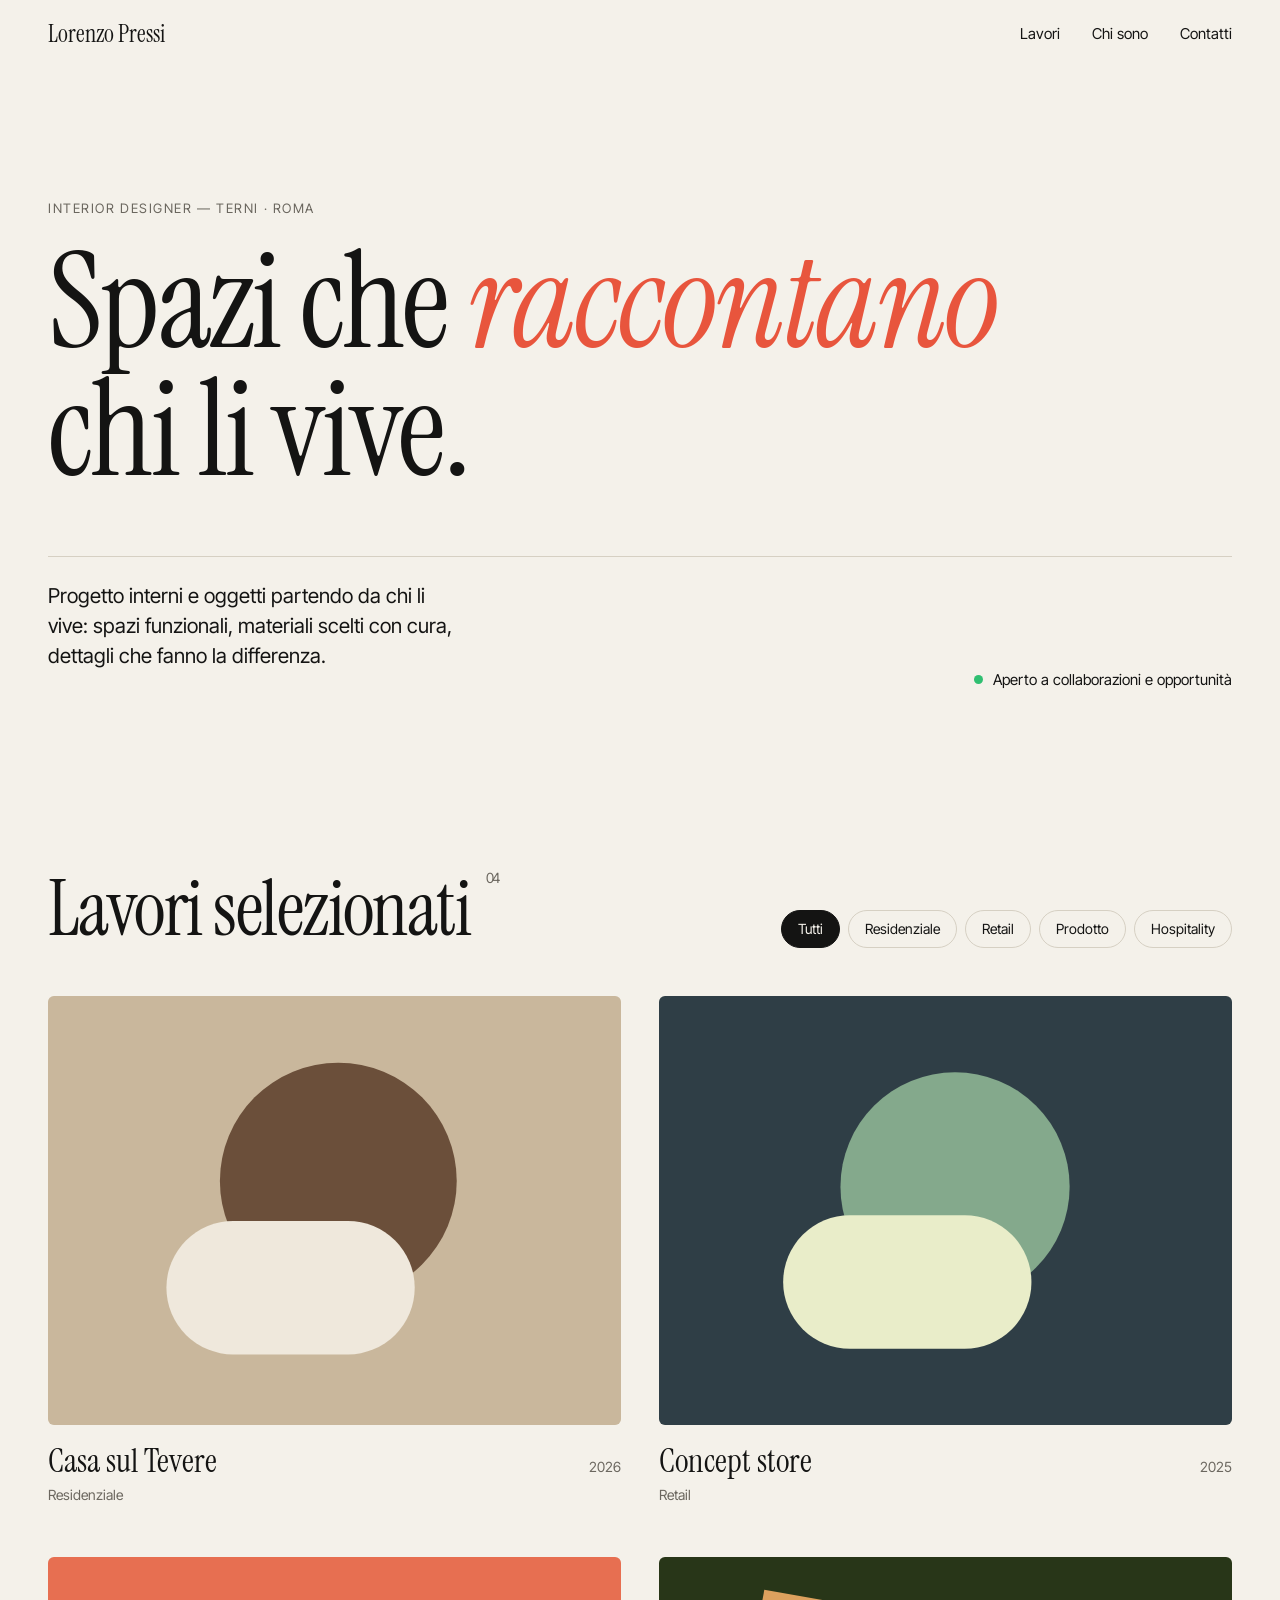
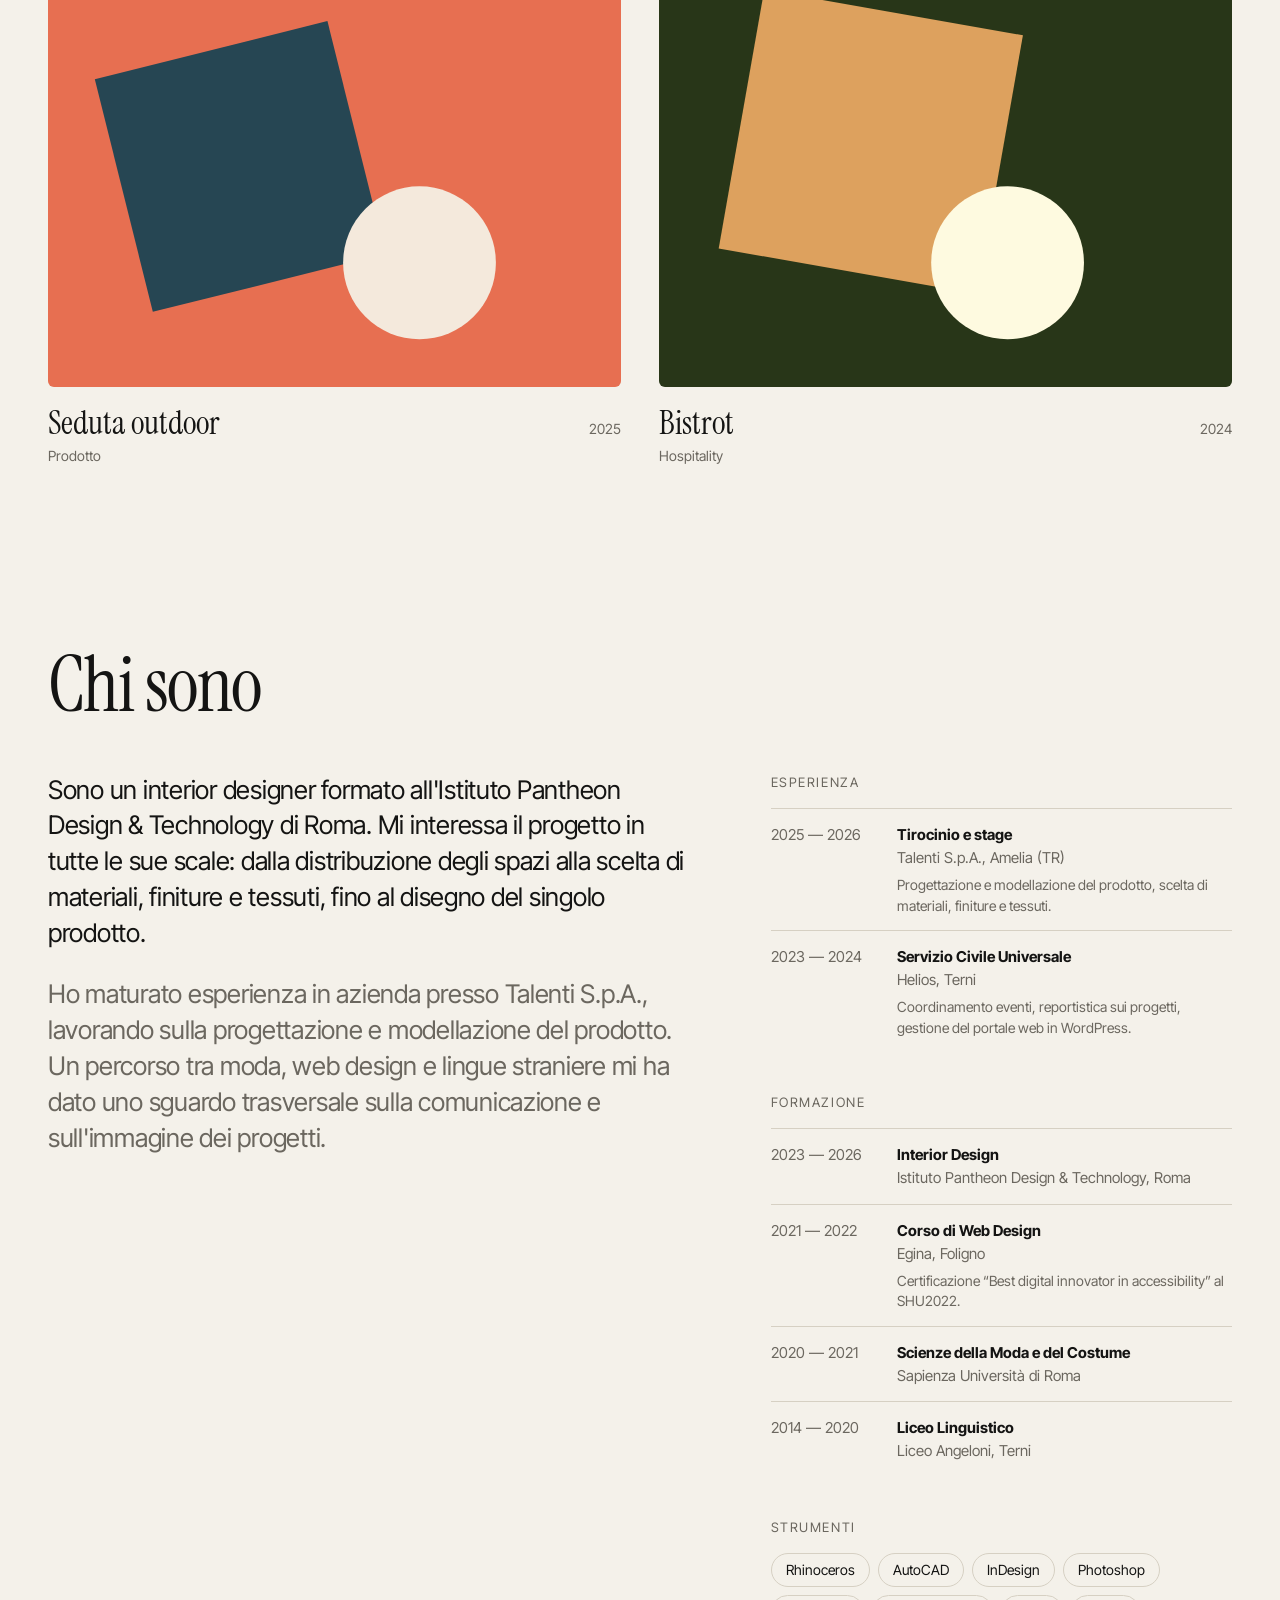
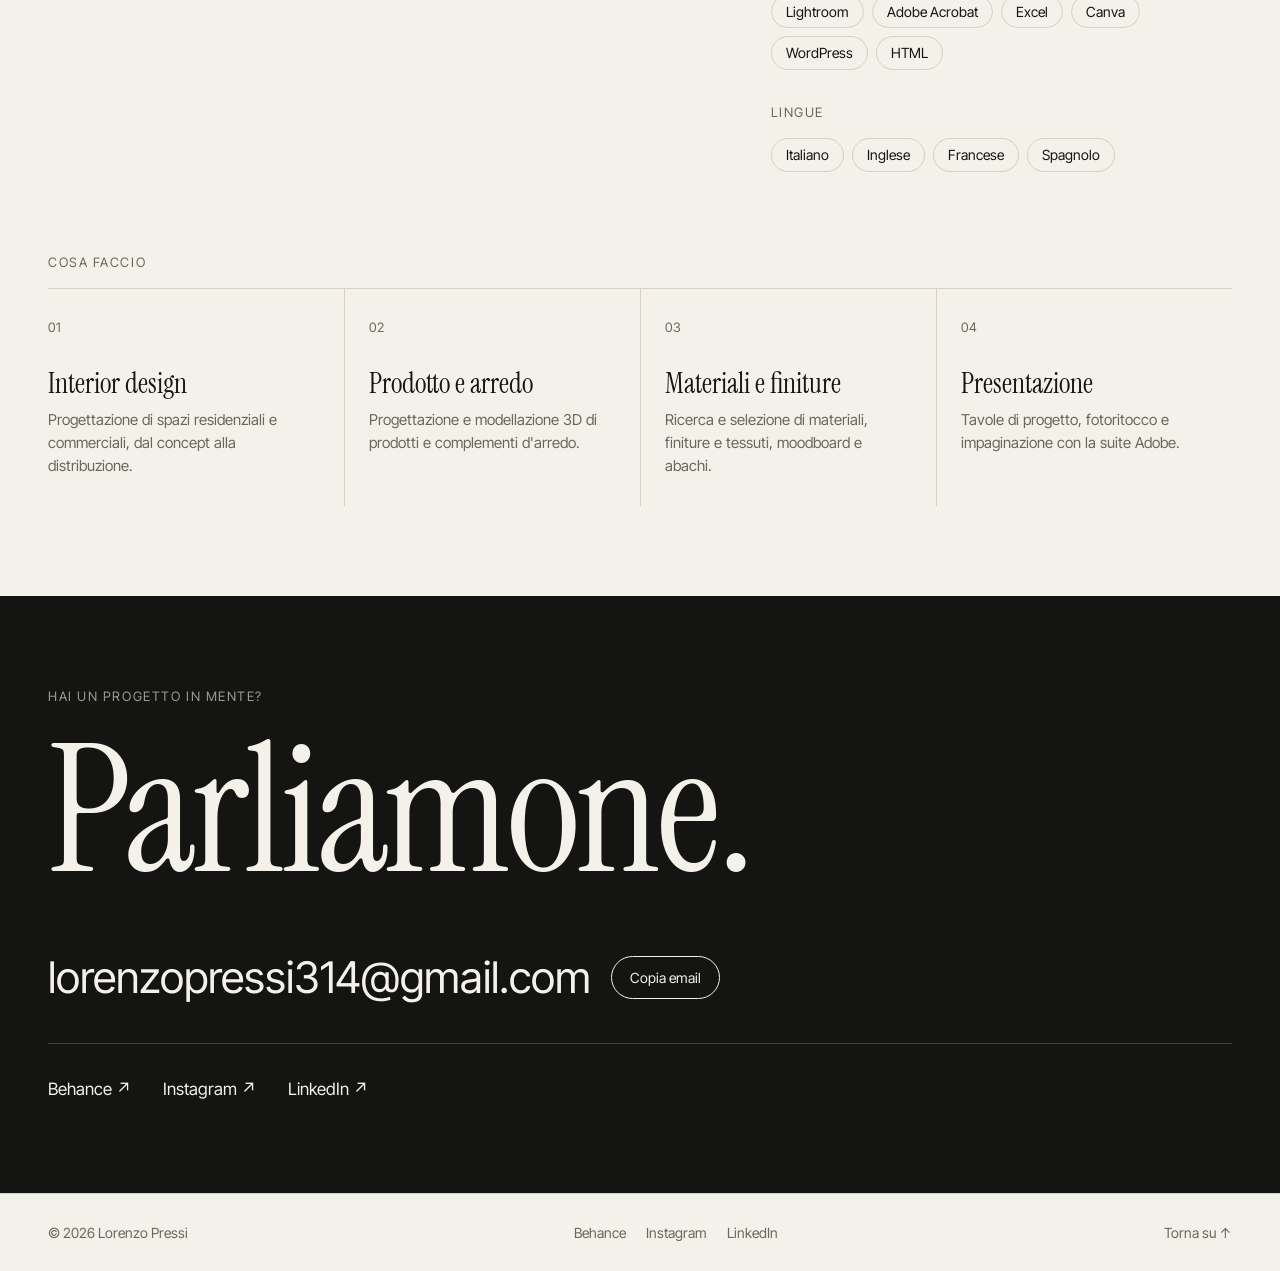
<file: index.html>
<!doctype html>
<html lang="it">
<head>
  <meta charset="utf-8">
  <meta name="viewport" content="width=device-width, initial-scale=1">
  <title>Lorenzo Pressi — Interior designer</title>
  <meta name="description" content="Portfolio di Lorenzo Pressi, interior designer: progettazione d'interni, prodotto e arredo, materiali e finiture.">
  <meta property="og:title" content="Lorenzo Pressi — Interior designer">
  <meta property="og:description" content="Interior design, prodotto e arredo, materiali e finiture.">
  <link rel="icon" href="assets/favicon.svg" type="image/svg+xml">
  <link rel="preconnect" href="https://fonts.googleapis.com">
  <link rel="preconnect" href="https://fonts.gstatic.com" crossorigin>
  <link href="https://fonts.googleapis.com/css2?family=Instrument+Serif:ital@0;1&family=Inter+Tight:wght@400;500;600&display=swap" rel="stylesheet">
  <link rel="stylesheet" href="css/style.css">
</head>
<body id="top" data-page="home">
  <a class="skip" href="#lavori">Vai ai lavori</a>

  <header class="site-header">
    <div class="container header-inner">
      <a href="#top" class="logo" data-site-name>Lorenzo Pressi</a>
      <button class="nav-toggle" aria-expanded="false" aria-controls="nav" aria-label="Apri il menu"><span></span><span></span></button>
      <nav class="nav" id="nav">
        <a href="#lavori">Lavori</a>
        <a href="#about">Chi sono</a>
        <a href="#contatti">Contatti</a>
      </nav>
    </div>
  </header>

  <main>
    <section class="hero container">
      <p class="eyebrow" id="hero-role"></p>
      <h1 class="display hero-title">
        Spazi che <em>raccontano</em><br>chi li vive.
      </h1>
      <div class="hero-foot">
        <p class="lead" id="hero-intro"></p>
        <p class="availability" id="availability"><span class="dot"></span><span id="availability-text"></span></p>
      </div>
    </section>

    <section class="section container" id="lavori">
      <div class="section-head">
        <h2 class="section-title">Lavori selezionati <sup id="work-count"></sup></h2>
        <div class="filters" id="filters" role="group" aria-label="Filtra per categoria"></div>
      </div>
      <div class="work-grid" id="work-grid"></div>
    </section>

    <section class="section container about" id="about">
      <h2 class="section-title">Chi sono</h2>
      <div class="about-grid">
        <div class="about-text reveal" id="about-text"></div>
        <div class="about-side">
          <h3 class="label">Esperienza</h3>
          <ul class="experience" id="experience"></ul>
          <h3 class="label">Formazione</h3>
          <ul class="experience" id="education"></ul>
          <h3 class="label">Strumenti</h3>
          <ul class="tools" id="tools"></ul>
          <h3 class="label languages-label">Lingue</h3>
          <ul class="tools" id="languages"></ul>
        </div>
      </div>
      <h3 class="label services-label">Cosa faccio</h3>
      <ul class="services" id="services"></ul>
    </section>

    <section class="section contact" id="contatti">
      <div class="container">
        <p class="eyebrow">Hai un progetto in mente?</p>
        <h2 class="display contact-title">Parliamone.</h2>
        <div class="contact-row">
          <a class="contact-email" id="contact-email" href="#"></a>
          <button type="button" class="btn" id="copy-email">Copia email</button>
        </div>
        <ul class="contact-socials" id="contact-socials"></ul>
      </div>
    </section>
  </main>

  <footer class="site-footer" id="footer"></footer>

  <script src="js/data.js"></script>
  <script src="js/main.js"></script>
</body>
</html>
</file>
<file: css/style.css>
/* ===== Variabili ===== */
:root {
  --bg: #f4f1ea;
  --surface: #ebe6db;
  --text: #141413;
  --muted: #6b675f;
  --line: #d6d0c3;
  --accent: #e8553d;
  --invert-bg: #141413;
  --invert-text: #f4f1ea;

  --serif: "Instrument Serif", Georgia, serif;
  --sans: "Inter Tight", system-ui, -apple-system, sans-serif;
  --gutter: clamp(16px, 4vw, 48px);
  --max: 1320px;
  --ease: cubic-bezier(0.2, 0.7, 0.2, 1);
}

@media (prefers-color-scheme: dark) {
  :root {
    --bg: #121211;
    --surface: #1c1c1a;
    --text: #f1ede4;
    --muted: #9c978c;
    --line: #2e2d2a;
    --invert-bg: #f1ede4;
    --invert-text: #121211;
  }
}

/* ===== Base ===== */
*, *::before, *::after { box-sizing: border-box; }
html { scroll-behavior: smooth; scroll-padding-top: 80px; }
body {
  margin: 0;
  background: var(--bg);
  color: var(--text);
  font-family: var(--sans);
  font-size: 17px;
  line-height: 1.55;
  -webkit-font-smoothing: antialiased;
  overflow-x: hidden;
}
img { display: block; max-width: 100%; }
a { color: inherit; }
h1, h2, h3 { margin: 0; font-weight: 400; }
p { margin: 0 0 1em; }
ul { list-style: none; margin: 0; padding: 0; }
::selection { background: var(--accent); color: #fff; }
:focus-visible { outline: 2px solid var(--accent); outline-offset: 3px; border-radius: 4px; }

.container { width: 100%; max-width: var(--max); margin: 0 auto; padding: 0 var(--gutter); }
.skip { position: absolute; left: -999px; top: 8px; background: var(--text); color: var(--bg); padding: 8px 12px; z-index: 100; }
.skip:focus { left: 8px; }

.display {
  font-family: var(--serif);
  font-weight: 400;
  line-height: 0.95;
  letter-spacing: -0.02em;
}
.display em, .section-title em { font-style: italic; color: var(--accent); }
.eyebrow { font-size: 13px; text-transform: uppercase; letter-spacing: 0.12em; color: var(--muted); margin-bottom: 20px; }
.lead { font-size: clamp(18px, 1.6vw, 22px); line-height: 1.45; max-width: 34ch; }
.label { font-size: 13px; text-transform: uppercase; letter-spacing: 0.12em; color: var(--muted); margin-bottom: 16px; }
.link { text-decoration: none; border-bottom: 1px solid currentColor; padding-bottom: 2px; }
.link:hover { color: var(--accent); }

/* ===== Header ===== */
.site-header {
  position: fixed; inset: 0 0 auto 0; z-index: 50;
  transition: background 0.3s, border-color 0.3s;
  border-bottom: 1px solid transparent;
}
.site-header.scrolled {
  background: color-mix(in srgb, var(--bg) 85%, transparent);
  backdrop-filter: blur(12px);
  -webkit-backdrop-filter: blur(12px);
  border-color: var(--line);
}
.header-inner { display: flex; align-items: center; justify-content: space-between; height: 68px; }
.logo { font-family: var(--serif); font-size: 24px; text-decoration: none; }
.nav { display: flex; gap: 32px; }
.nav a { text-decoration: none; font-size: 15px; position: relative; }
.nav a::after {
  content: ""; position: absolute; left: 0; bottom: -4px; height: 1px; width: 100%;
  background: currentColor; transform: scaleX(0); transform-origin: right; transition: transform 0.35s var(--ease);
}
.nav a:hover::after { transform: scaleX(1); transform-origin: left; }
.nav-toggle { display: none; }

/* ===== Hero ===== */
.hero { padding-top: clamp(140px, 22vh, 220px); padding-bottom: clamp(60px, 10vh, 120px); }
.hero-title { font-size: clamp(52px, 10.5vw, 168px); margin-bottom: clamp(40px, 7vh, 80px); }
.hero-title, .hero .eyebrow, .hero-foot { animation: rise 1s var(--ease) both; }
.hero .eyebrow { animation-delay: 0.05s; }
.hero-title { animation-delay: 0.15s; }
.hero-foot { animation-delay: 0.35s; display: flex; justify-content: space-between; align-items: flex-end; gap: 32px; flex-wrap: wrap; border-top: 1px solid var(--line); padding-top: 24px; }
.availability { display: flex; align-items: center; gap: 10px; font-size: 15px; margin: 0; }
.dot { width: 9px; height: 9px; border-radius: 50%; background: #2fbf71; box-shadow: 0 0 0 0 #2fbf7180; animation: pulse 2s infinite; }

@keyframes rise { from { opacity: 0; transform: translateY(24px); } to { opacity: 1; transform: none; } }
@keyframes pulse { 70% { box-shadow: 0 0 0 10px #2fbf7100; } 100% { box-shadow: 0 0 0 0 #2fbf7100; } }

/* ===== Sezioni ===== */
.section { padding-top: clamp(64px, 10vh, 120px); padding-bottom: clamp(64px, 10vh, 120px); }
.section-head { display: flex; justify-content: space-between; align-items: flex-end; gap: 24px; flex-wrap: wrap; margin-bottom: 48px; }
.section-title { font-family: var(--serif); font-size: clamp(40px, 6vw, 80px); line-height: 1; letter-spacing: -0.02em; }
.section-title sup { font-family: var(--sans); font-size: 14px; color: var(--muted); vertical-align: top; margin-left: 4px; }

/* Filtri */
.filters { display: flex; flex-wrap: wrap; gap: 8px; }
.chip {
  font: inherit; font-size: 14px; color: var(--text); background: transparent;
  border: 1px solid var(--line); border-radius: 999px; padding: 7px 16px; cursor: pointer;
  transition: background 0.2s, color 0.2s, border-color 0.2s;
}
.chip:hover { border-color: var(--text); }
.chip.active { background: var(--text); color: var(--bg); border-color: var(--text); }

/* Griglia lavori */
.work-grid { display: grid; grid-template-columns: repeat(2, minmax(0, 1fr)); gap: clamp(32px, 4vw, 56px) clamp(20px, 3vw, 40px); }
.card { text-decoration: none; display: block; }
.card[hidden] { display: none; }
.card-media { overflow: hidden; border-radius: 6px; aspect-ratio: 4 / 3; background: var(--surface); }
.card-media img { width: 100%; height: 100%; object-fit: cover; transition: transform 0.9s var(--ease); }
.card:hover .card-media img { transform: scale(1.04); }
.card-meta { display: flex; justify-content: space-between; align-items: baseline; margin-top: 18px; }
.card-meta h3 { font-family: var(--serif); font-size: clamp(26px, 2.6vw, 36px); line-height: 1.1; }
.card-meta h3::after { content: " →"; opacity: 0; display: inline-block; transform: translateX(-8px); transition: 0.35s var(--ease); }
.card:hover .card-meta h3::after { opacity: 1; transform: none; }
.card-meta span, .card-tags { color: var(--muted); font-size: 14px; }
.card-tags { margin: 4px 0 0; }

/* About */
.about .section-title { margin-bottom: 48px; }
.about-grid { display: grid; grid-template-columns: 1.4fr 1fr; gap: clamp(32px, 6vw, 96px); }
.about-text p { font-size: clamp(20px, 2vw, 28px); line-height: 1.4; letter-spacing: -0.01em; }
.about-text p + p { color: var(--muted); }
.experience { margin-bottom: 40px; }
.experience li { display: grid; grid-template-columns: 110px 1fr; gap: 2px 16px; padding: 14px 0; border-top: 1px solid var(--line); font-size: 15px; }
.experience li span { color: var(--muted); }
.experience li div { display: flex; flex-direction: column; }
.experience li em { font-style: normal; color: var(--muted); }
.experience li small { font-size: 14px; color: var(--muted); margin-top: 6px; line-height: 1.45; }
.languages-label { margin-top: 32px; }
.tools { display: flex; flex-wrap: wrap; gap: 8px; }
.tools li { font-size: 14px; border: 1px solid var(--line); border-radius: 999px; padding: 5px 14px; }
.services-label { margin-top: 80px; }
.services { display: grid; grid-template-columns: repeat(4, minmax(0, 1fr)); border-top: 1px solid var(--line); }
.services li { padding: 28px 24px 28px 0; display: flex; flex-direction: column; gap: 32px; }
.services li + li { padding-left: 24px; border-left: 1px solid var(--line); }
.services .num { font-size: 13px; color: var(--muted); }
.services h3 { font-family: var(--serif); font-size: 28px; line-height: 1.1; margin-bottom: 8px; }
.services p { color: var(--muted); font-size: 15px; margin: 0; }

/* Contatti */
.contact { background: var(--invert-bg); color: var(--invert-text); }
.contact .eyebrow { color: color-mix(in srgb, var(--invert-text) 60%, transparent); }
.contact-title { font-size: clamp(64px, 14vw, 220px); margin-bottom: 48px; }
.contact-row { display: flex; align-items: center; gap: 20px; flex-wrap: wrap; padding-bottom: 32px; border-bottom: 1px solid color-mix(in srgb, var(--invert-text) 20%, transparent); }
.contact-email { font-size: clamp(22px, 3.4vw, 44px); text-decoration: none; word-break: break-all; transition: color 0.2s; }
.contact-email:hover { color: var(--accent); }
.btn {
  font: inherit; font-size: 14px; cursor: pointer; color: inherit; background: transparent;
  border: 1px solid currentColor; border-radius: 999px; padding: 10px 18px; transition: 0.2s;
}
.btn:hover { background: var(--invert-text); color: var(--invert-bg); }
.contact-socials { display: flex; flex-wrap: wrap; gap: 12px 32px; margin-top: 32px; }
.contact-socials a { text-decoration: none; }
.contact-socials a:hover { color: var(--accent); }

/* Footer */
.site-footer { border-top: 1px solid var(--line); }
.footer-inner { display: flex; justify-content: space-between; align-items: center; gap: 16px; flex-wrap: wrap; padding-top: 28px; padding-bottom: 28px; font-size: 14px; color: var(--muted); }
.footer-inner p { margin: 0; }
.socials { display: flex; gap: 20px; flex-wrap: wrap; }
.socials a, .back-top { text-decoration: none; }
.socials a:hover, .back-top:hover { color: var(--text); }

/* ===== Pagina progetto ===== */
.project-head { padding-top: clamp(120px, 18vh, 180px); padding-bottom: 48px; }
.back { display: inline-block; font-size: 15px; margin-bottom: 48px; }
.project-head .display { font-size: clamp(56px, 11vw, 180px); margin-bottom: 32px; }
.project-head .eyebrow { color: var(--accent); }
.facts { display: grid; grid-template-columns: repeat(3, minmax(0, 1fr)); gap: 24px; margin: 56px 0 0; padding-top: 24px; border-top: 1px solid var(--line); }
.facts dt { font-size: 13px; text-transform: uppercase; letter-spacing: 0.12em; color: var(--muted); margin-bottom: 6px; }
.facts dd { margin: 0; }
.project-hero { margin-top: 0; margin-bottom: 0; }
.project-hero img, .gallery img { width: 100%; border-radius: 6px; aspect-ratio: 16 / 9; object-fit: cover; }
.story { display: grid; grid-template-columns: 1fr 1fr; gap: clamp(32px, 6vw, 96px); padding-top: clamp(64px, 10vh, 120px); padding-bottom: clamp(64px, 10vh, 120px); }
.story h2, .results h2 { font-family: var(--serif); font-size: clamp(32px, 3.5vw, 48px); margin-bottom: 20px; }
.story p { font-size: clamp(18px, 1.5vw, 21px); color: var(--muted); }
.gallery { display: grid; grid-template-columns: 1fr 1fr; gap: clamp(16px, 2vw, 32px); }
.gallery figure { margin: 0; }
.gallery img { aspect-ratio: 4 / 5; }
.results { padding-top: clamp(64px, 10vh, 120px); padding-bottom: clamp(64px, 10vh, 120px); }
.results ul { display: grid; grid-template-columns: repeat(3, minmax(0, 1fr)); border-top: 1px solid var(--line); }
.results li { font-family: var(--serif); font-size: clamp(24px, 2.4vw, 34px); line-height: 1.15; padding: 28px 24px 0 0; }
.results li + li { padding-left: 24px; border-left: 1px solid var(--line); }
.next-project { display: block; text-decoration: none; background: var(--invert-bg); color: var(--invert-text); padding: clamp(64px, 12vh, 140px) 0; }
.next-project .eyebrow { display: block; color: color-mix(in srgb, var(--invert-text) 60%, transparent); }
.next-project .display { display: block; font-size: clamp(48px, 9vw, 140px); transition: color 0.3s, transform 0.5s var(--ease); }
.next-project:hover .display { color: var(--accent); transform: translateX(12px); }
.not-found { padding-top: 200px; padding-bottom: 160px; }
.not-found h1 { font-family: var(--serif); font-size: clamp(48px, 8vw, 96px); margin-bottom: 24px; }

/* ===== Animazioni allo scroll ===== */
.reveal { opacity: 0; transform: translateY(32px); transition: opacity 0.9s var(--ease), transform 0.9s var(--ease); transition-delay: var(--d, 0ms); }
.reveal.visible { opacity: 1; transform: none; }

@media (prefers-reduced-motion: reduce) {
  *, *::before, *::after { animation: none !important; transition: none !important; }
  html { scroll-behavior: auto; }
  .reveal { opacity: 1; transform: none; }
}

/* ===== Responsive ===== */
@media (max-width: 960px) {
  .services { grid-template-columns: 1fr 1fr; }
  .services li:nth-child(3) { padding-left: 0; border-left: 0; }
  .services li:nth-child(n + 3) { border-top: 1px solid var(--line); }
  .about-grid, .story { grid-template-columns: 1fr; }
}

@media (max-width: 720px) {
  body { font-size: 16px; }
  .nav-toggle {
    display: flex; flex-direction: column; justify-content: center; gap: 6px;
    width: 40px; height: 40px; margin-right: -8px; padding: 8px; background: none; border: 0; cursor: pointer; z-index: 2;
  }
  .nav-toggle span { display: block; height: 1.5px; background: var(--text); transition: transform 0.3s var(--ease); }
  .nav-open .nav-toggle span:first-child { transform: translateY(3.75px) rotate(45deg); }
  .nav-open .nav-toggle span:last-child { transform: translateY(-3.75px) rotate(-45deg); }
  .nav {
    position: fixed; inset: 0; z-index: 1; background: var(--bg);
    flex-direction: column; justify-content: center; gap: 12px; padding: 0 var(--gutter);
    opacity: 0; visibility: hidden; transition: opacity 0.3s, visibility 0.3s;
  }
  .nav a { font-family: var(--serif); font-size: 52px; }
  .nav a::after { display: none; }
  .nav-open .nav { opacity: 1; visibility: visible; }
  .nav-open.site-header { background: var(--bg); }

  .work-grid, .gallery { grid-template-columns: 1fr; }
  .services, .results ul, .facts { grid-template-columns: 1fr; }
  .services li, .services li + li, .results li, .results li + li { padding: 24px 0; border-left: 0; }
  .services li + li, .results li + li { border-top: 1px solid var(--line); }
  .services li { gap: 12px; }
  .experience li { grid-template-columns: 1fr; }
  .footer-inner { flex-direction: column; align-items: flex-start; }
}
</file>
